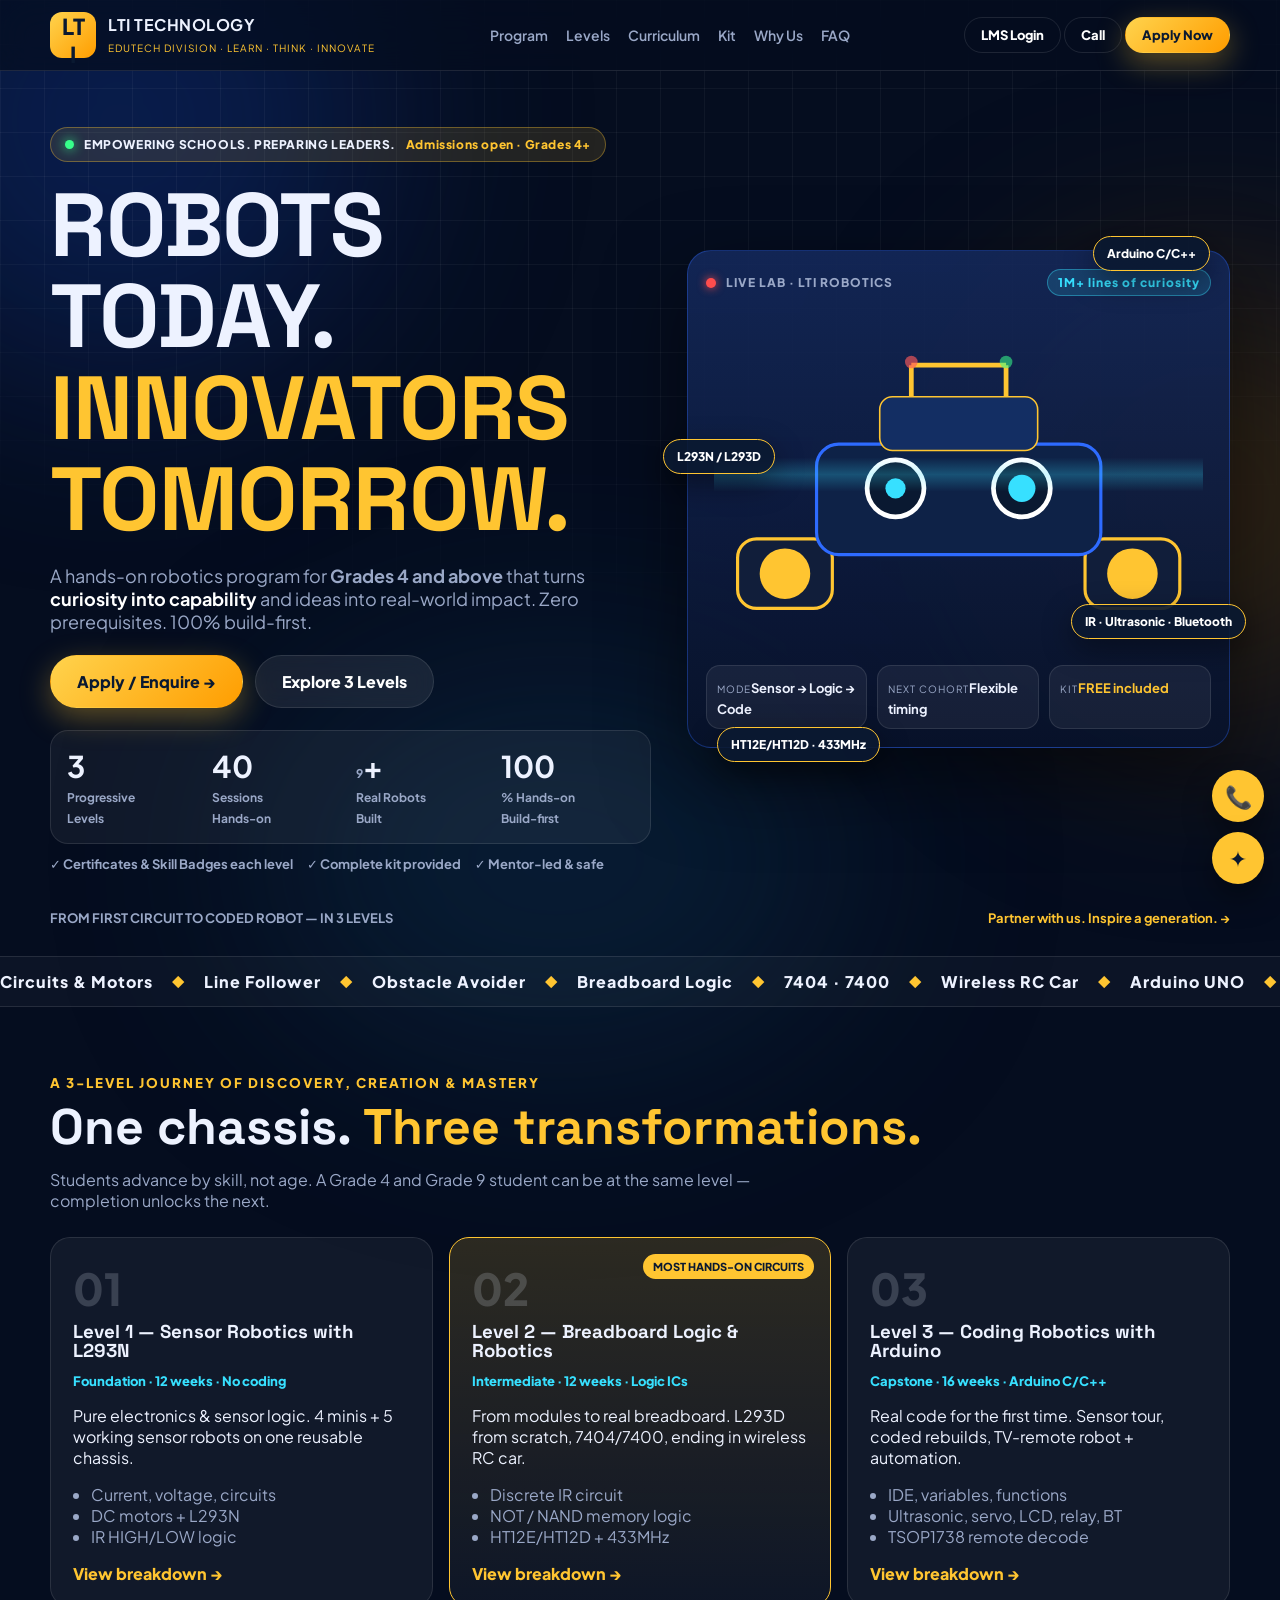
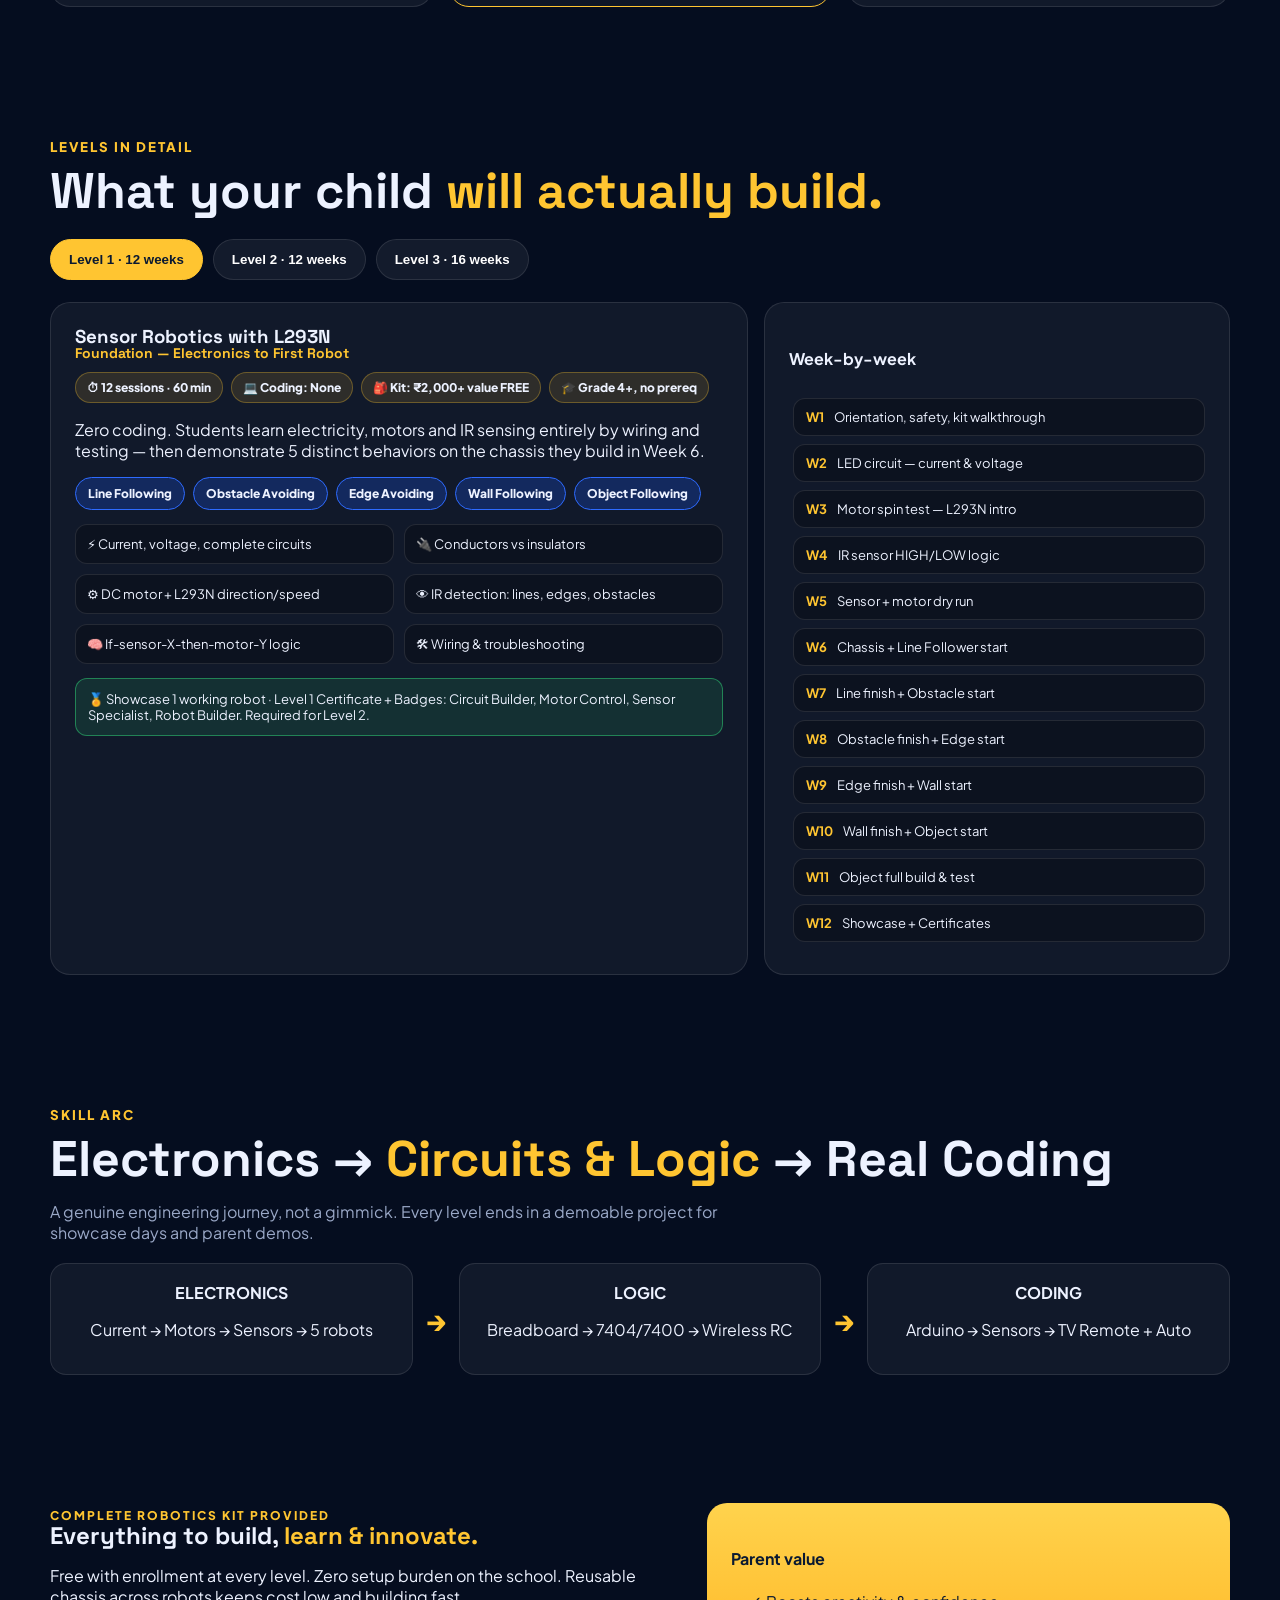
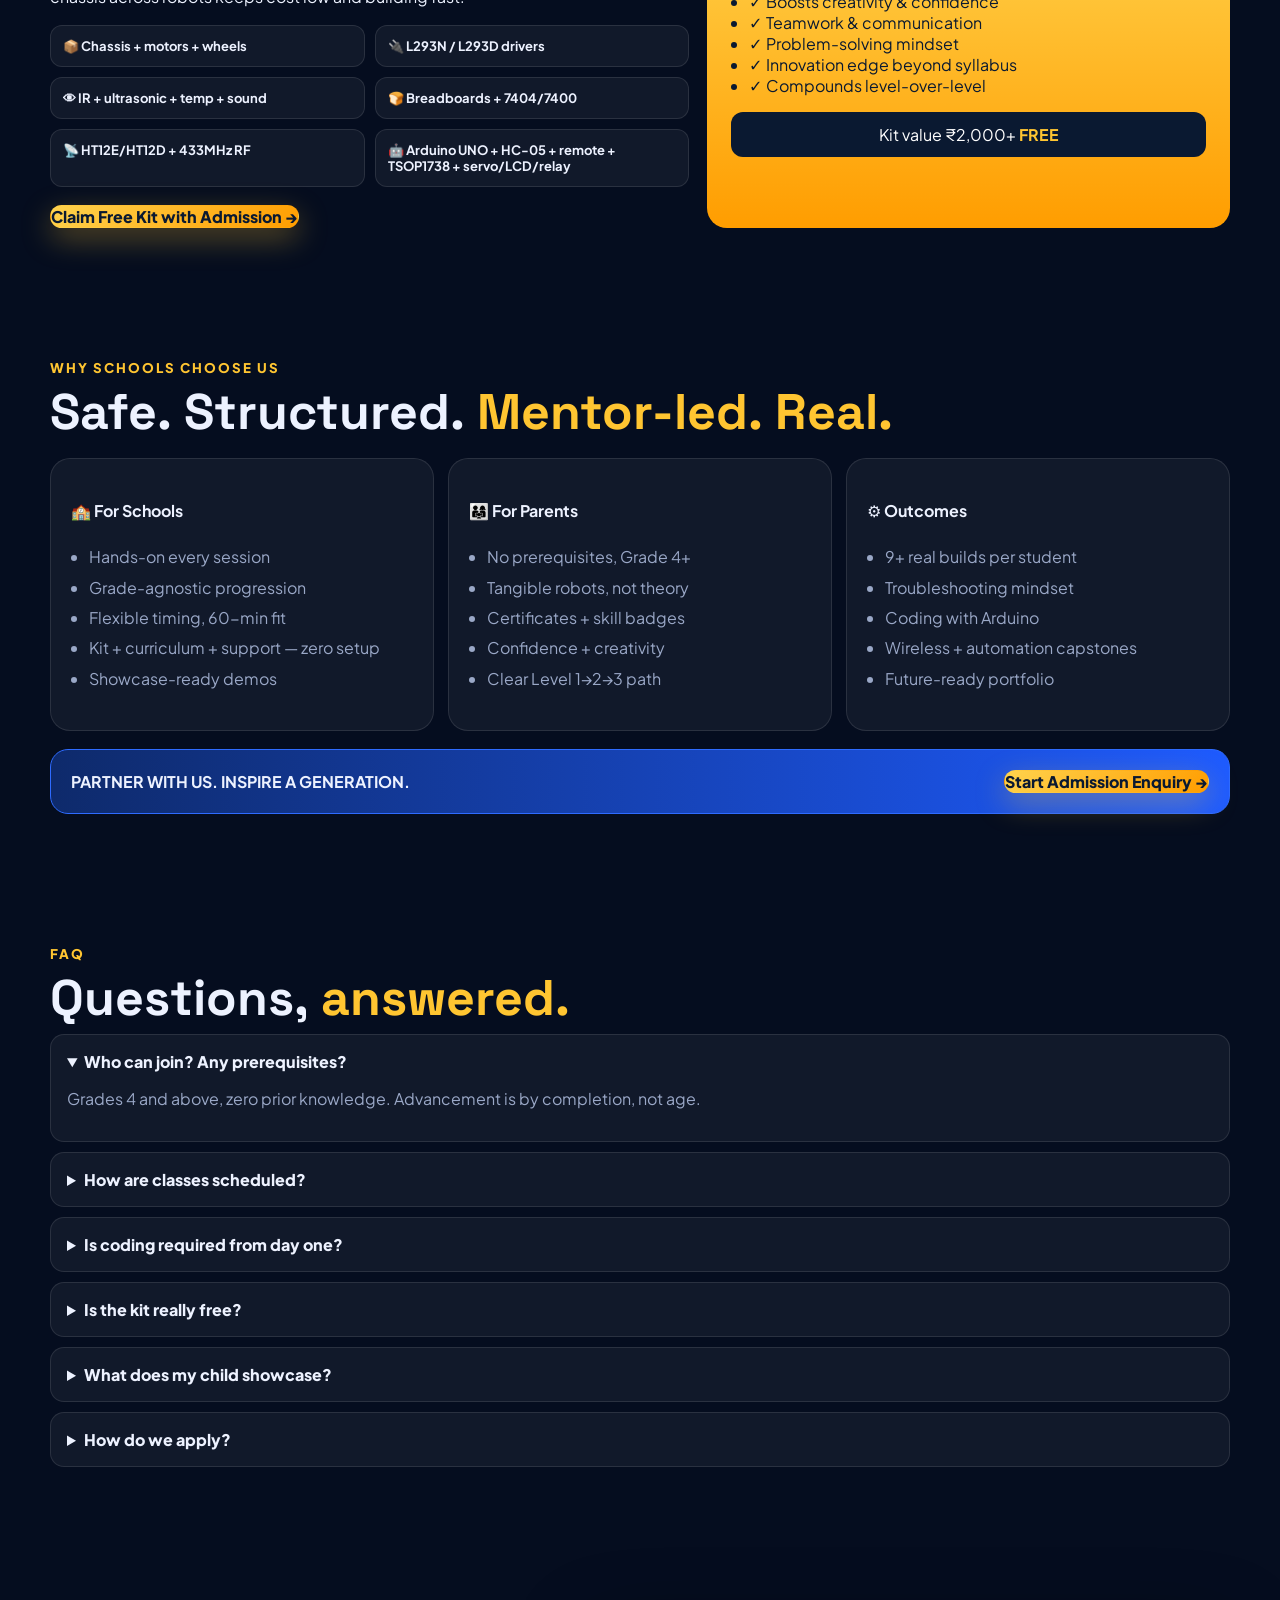
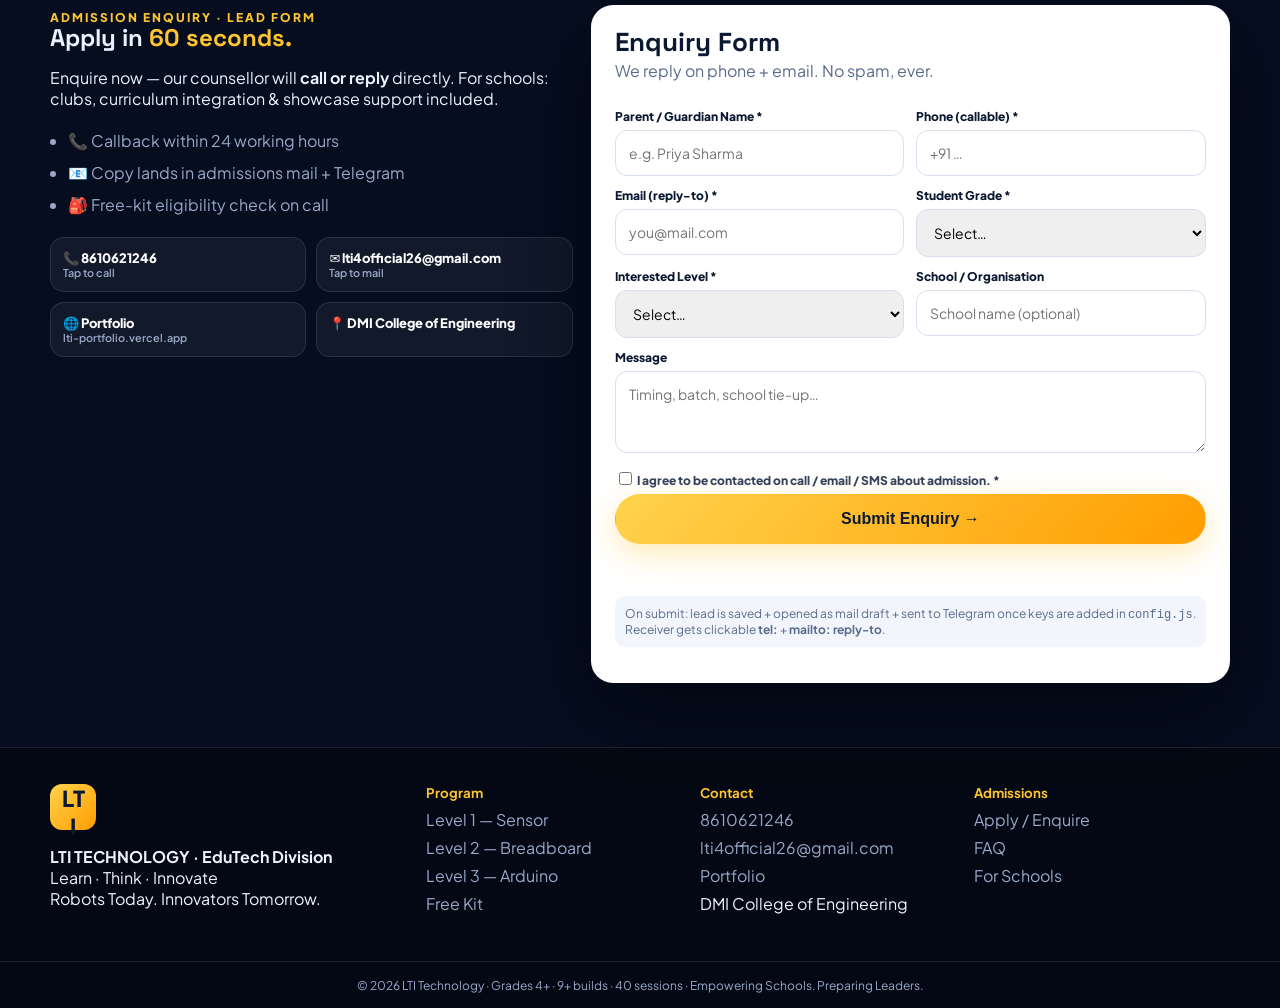
<file: lms/frontend/index.html>
<!DOCTYPE html>
<html lang="en">
<head>
<meta charset="UTF-8" />
<meta name="viewport" content="width=device-width, initial-scale=1.0" />
<title>LTI Technology — Robotics Program | Robots Today. Innovators Tomorrow.</title>
<meta name="description" content="Hands-on robotics program for Grades 4+. 3 levels, 40 sessions, 9+ real robots. Electronics → Circuits & Logic → Arduino Coding. Free kit, certificates at every level." />
<link rel="preconnect" href="https://fonts.googleapis.com">
<link rel="preconnect" href="https://fonts.gstatic.com" crossorigin>
<link href="https://fonts.googleapis.com/css2?family=Plus+Jakarta+Sans:wght@400;500;600;700;800&family=Space+Grotesk:wght@500;600;700&display=swap" rel="stylesheet">
<link rel="stylesheet" href="styles.css" />
<link rel="icon" href="data:image/svg+xml,<svg xmlns='http://www.w3.org/2000/svg' viewBox='0 0 100 100'><rect width='100' height='100' rx='20' fill='%230A1931'/><text x='50' y='68' font-size='52' text-anchor='middle' fill='%23FFC531' font-family='Arial' font-weight='bold'>LT</text></svg>">
</head>
<body>
<div id="preloader"><div class="pre-inner"><div class="pre-logo">LT<span>I</span></div><div class="pre-bar"><i></i></div><p>Initializing robotics lab…</p></div></div>
<div class="orb orb-1"></div><div class="orb orb-2"></div><div class="orb orb-3"></div>
<div class="grid-bg"></div>

<header id="nav">
  <div class="nav-inner">
    <a href="#top" class="brand">
      <div class="brand-mark">LT<span>I</span></div>
      <div class="brand-text"><strong>LTI TECHNOLOGY</strong><small>EDUTECH DIVISION · LEARN · THINK · INNOVATE</small></div>
    </a>
    <nav class="links">
      <a href="#journey">Program</a>
      <a href="#levels">Levels</a>
      <a href="#curriculum">Curriculum</a>
      <a href="#kit">Kit</a>
      <a href="#why">Why Us</a>
      <a href="#faq">FAQ</a>
    </nav>
    <div class="nav-cta">
      <a class="btn ghost sm" href="auth.html">LMS Login</a>
      <a class="btn ghost sm" href="tel:+918610621246">Call</a>
      <a class="btn gold sm" href="#apply">Apply Now</a>
      <button id="menuBtn" aria-label="Open menu" aria-expanded="false" aria-controls="mobileMenu"><span></span><span></span><span></span></button>
    </div>
  </div>
  <div id="mobileMenu">
    <a href="#journey">Program</a><a href="#levels">Levels</a><a href="#curriculum">Curriculum</a>
    <a href="#kit">Kit</a><a href="#why">Why Us</a><a href="#faq">FAQ</a><a href="auth.html" class="btn glass">LMS Login</a><a href="#apply" class="btn gold">Apply Now</a>
  </div>
</header>

<main id="top">
<!-- HERO -->
<section class="hero">
  <div class="hero-inner">
    <div class="hero-copy">
      <div class="pill"><span class="dot"></span> EMPOWERING SCHOOLS. PREPARING LEADERS. <em>Admissions open · Grades 4+</em></div>
      <h1>ROBOTS<br>TODAY.<br><span class="gold-text">INNOVATORS<br>TOMORROW.</span></h1>
      <p class="lede">A hands-on robotics program for <strong>Grades 4 and above</strong> that turns <b>curiosity into capability</b> and ideas into real-world impact. Zero prerequisites. 100% build-first.</p>
      <div class="hero-btns">
        <a href="#apply" class="btn gold lg magnetic">Apply / Enquire →</a>
        <a href="#levels" class="btn glass lg magnetic">Explore 3 Levels</a>
      </div>
      <div class="stats">
        <div class="stat"><strong data-count="3">0</strong><span>Progressive<br>Levels</span></div>
        <div class="stat"><strong data-count="40">0</strong><span>Sessions<br>Hands-on</span></div>
        <div class="stat"><strong><span data-count="9">0</span>+</strong><span>Real Robots<br>Built</span></div>
        <div class="stat"><strong data-count="100">0</strong><span>% Hands-on<br>Build-first</span></div>
      </div>
      <div class="trust"><span>✓ Certificates & Skill Badges each level</span><span>✓ Complete kit provided</span><span>✓ Mentor-led & safe</span></div>
    </div>
    <div class="hero-visual">
      <div class="robot-stage tilt">
        <div class="robot-card">
          <div class="rc-top"><span class="live"></span> LIVE LAB · LTI ROBOTICS <span class="chip-mini">1M+ lines of curiosity</span></div>
          <div class="robot-svg-wrap">
            <svg viewBox="0 0 320 220" class="robot-svg" aria-hidden="true">
              <rect x="20" y="150" width="60" height="44" rx="12" fill="#111E3A" stroke="#FFC531" stroke-width="2"/>
              <rect x="240" y="150" width="60" height="44" rx="12" fill="#111E3A" stroke="#FFC531" stroke-width="2"/>
              <circle cx="50" cy="172" r="16" fill="#FFC531"/><circle cx="270" cy="172" r="16" fill="#FFC531"/>
              <rect x="70" y="90" width="180" height="70" rx="14" fill="#0E2247" stroke="#2E6BFF" stroke-width="2"/>
              <circle cx="120" cy="118" r="18" fill="#0A1931" stroke="#fff" stroke-width="3"/><circle cx="200" cy="118" r="18" fill="#0A1931" stroke="#fff" stroke-width="3"/>
              <circle cx="120" cy="118" r="6" fill="#37E0FF"><animate attributeName="r" values="6;9;6" dur="2s" repeatCount="indefinite"/></circle>
              <circle cx="200" cy="118" r="6" fill="#37E0FF"><animate attributeName="r" values="9;6;9" dur="2s" repeatCount="indefinite"/></circle>
              <rect x="110" y="60" width="100" height="34" rx="8" fill="#132E63" stroke="#FFC531"/>
              <path d="M130 60 V40 M190 60 V40 M130 40 H190" stroke="#FFC531" stroke-width="3" fill="none"/>
              <circle cx="130" cy="38" r="4" fill="#FF5A5A"><animate attributeName="opacity" values="1;.2;1" dur="1.2s" repeatCount="indefinite"/></circle>
              <circle cx="190" cy="38" r="4" fill="#37FF8B"><animate attributeName="opacity" values=".2;1;.2" dur="1.2s" repeatCount="indefinite"/></circle>
            </svg>
            <div class="scan"></div>
          </div>
          <div class="rc-grid">
            <div><small>MODE</small><strong>Sensor → Logic → Code</strong></div>
            <div><small>NEXT COHORT</small><strong>Flexible timing</strong></div>
            <div><small>KIT</small><strong class="gold-text">FREE included</strong></div>
          </div>
        </div>
        <div class="float-chip fc1">Arduino C/C++</div>
        <div class="float-chip fc2">L293N / L293D</div>
        <div class="float-chip fc3">IR · Ultrasonic · Bluetooth</div>
        <div class="float-chip fc4">HT12E/HT12D · 433MHz</div>
      </div>
    </div>
  </div>
  <div class="hero-foot">
    <span>FROM FIRST CIRCUIT TO CODED ROBOT — IN 3 LEVELS</span>
    <a href="#apply">Partner with us. Inspire a generation. →</a>
  </div>
</section>

<div class="marquee"><div class="marquee-track">
<span>Circuits & Motors</span><i>◆</i><span>Line Follower</span><i>◆</i><span>Obstacle Avoider</span><i>◆</i><span>Breadboard Logic</span><i>◆</i><span>7404 · 7400</span><i>◆</i><span>Wireless RC Car</span><i>◆</i><span>Arduino UNO</span><i>◆</i><span>Bluetooth HC-05</span><i>◆</i><span>TV Remote Control</span><i>◆</i><span>Automation System</span><i>◆</i>
<span>Circuits & Motors</span><i>◆</i><span>Line Follower</span><i>◆</i><span>Obstacle Avoider</span><i>◆</i><span>Breadboard Logic</span><i>◆</i><span>7404 · 7400</span><i>◆</i><span>Wireless RC Car</span><i>◆</i><span>Arduino UNO</span><i>◆</i><span>Bluetooth HC-05</span><i>◆</i><span>TV Remote Control</span><i>◆</i><span>Automation System</span><i>◆</i>
</div></div>

<!-- JOURNEY -->
<section id="journey" class="section reveal">
  <div class="sec-head"><small>A 3-LEVEL JOURNEY OF DISCOVERY, CREATION & MASTERY</small>
  <h2>One chassis. <span class="gold-text">Three transformations.</span></h2>
  <p>Students advance by skill, not age. A Grade 4 and Grade 9 student can be at the same level — completion unlocks the next.</p></div>
  <div class="journey-grid">
    <div class="j-card"><div class="j-num">01</div><h3>Level 1 — Sensor Robotics with L293N</h3><p class="tag">Foundation · 12 weeks · No coding</p><p>Pure electronics & sensor logic. 4 minis + 5 working sensor robots on one reusable chassis.</p><ul><li>Current, voltage, circuits</li><li>DC motors + L293N</li><li>IR HIGH/LOW logic</li></ul><a href="#lvl1">View breakdown →</a></div>
    <div class="j-card hot"><div class="j-num">02</div><div class="hot-badge">MOST HANDS-ON CIRCUITS</div><h3>Level 2 — Breadboard Logic & Robotics</h3><p class="tag">Intermediate · 12 weeks · Logic ICs</p><p>From modules to real breadboard. L293D from scratch, 7404/7400, ending in wireless RC car.</p><ul><li>Discrete IR circuit</li><li>NOT / NAND memory logic</li><li>HT12E/HT12D + 433MHz</li></ul><a href="#lvl2">View breakdown →</a></div>
    <div class="j-card"><div class="j-num">03</div><h3>Level 3 — Coding Robotics with Arduino</h3><p class="tag">Capstone · 16 weeks · Arduino C/C++</p><p>Real code for the first time. Sensor tour, coded rebuilds, TV-remote robot + automation.</p><ul><li>IDE, variables, functions</li><li>Ultrasonic, servo, LCD, relay, BT</li><li>TSOP1738 remote decode</li></ul><a href="#lvl3">View breakdown →</a></div>
  </div>
</section>

<!-- LEVELS -->
<section id="levels" class="section">
  <div class="sec-head reveal"><small>LEVELS IN DETAIL</small><h2>What your child <span class="gold-text">will actually build.</span></h2></div>
  <div class="tabs reveal" role="tablist" aria-label="Program levels">
    <button class="tab active" role="tab" aria-selected="true" aria-controls="lvl1" id="tab-lvl1" data-tab="lvl1">Level 1 · 12 weeks</button>
    <button class="tab" role="tab" aria-selected="false" aria-controls="lvl2" id="tab-lvl2" data-tab="lvl2">Level 2 · 12 weeks</button>
    <button class="tab" role="tab" aria-selected="false" aria-controls="lvl3" id="tab-lvl3" data-tab="lvl3">Level 3 · 16 weeks</button>
  </div>

  <div id="lvl1" class="tab-panel active" role="tabpanel" tabindex="0" aria-labelledby="tab-lvl1">
    <div class="lvl-grid">
      <div class="lvl-main">
        <h3>Sensor Robotics with L293N <span>Foundation — Electronics to First Robot</span></h3>
        <div class="meta-row"><span>⏱ 12 sessions · 60 min</span><span>💻 Coding: None</span><span>🎒 Kit: ₹2,000+ value FREE</span><span>🎓 Grade 4+, no prereq</span></div>
        <p>Zero coding. Students learn electricity, motors and IR sensing entirely by wiring and testing — then demonstrate 5 distinct behaviors on the chassis they build in Week 6.</p>
        <div class="builds"><span>Line Following</span><span>Obstacle Avoiding</span><span>Edge Avoiding</span><span>Wall Following</span><span>Object Following</span></div>
        <div class="learn-grid">
          <div>⚡ Current, voltage, complete circuits</div><div>🔌 Conductors vs insulators</div>
          <div>⚙️ DC motor + L293N direction/speed</div><div>👁 IR detection: lines, edges, obstacles</div>
          <div>🧠 If-sensor-X-then-motor-Y logic</div><div>🛠 Wiring & troubleshooting</div>
        </div>
        <div class="outcome">🏅 Showcase 1 working robot · Level 1 Certificate + Badges: Circuit Builder, Motor Control, Sensor Specialist, Robot Builder. Required for Level 2.</div>
      </div>
      <div class="lvl-table"><h4>Week-by-week</h4><ol>
        <li><b>W1</b> Orientation, safety, kit walkthrough</li><li><b>W2</b> LED circuit — current & voltage</li>
        <li><b>W3</b> Motor spin test — L293N intro</li><li><b>W4</b> IR sensor HIGH/LOW logic</li>
        <li><b>W5</b> Sensor + motor dry run</li><li><b>W6</b> Chassis + Line Follower start</li>
        <li><b>W7</b> Line finish + Obstacle start</li><li><b>W8</b> Obstacle finish + Edge start</li>
        <li><b>W9</b> Edge finish + Wall start</li><li><b>W10</b> Wall finish + Object start</li>
        <li><b>W11</b> Object full build & test</li><li><b>W12</b> Showcase + Certificates</li></ol></div>
    </div>
  </div>

  <div id="lvl2" class="tab-panel" role="tabpanel" tabindex="0" aria-labelledby="tab-lvl2">
    <div class="lvl-grid">
      <div class="lvl-main">
        <h3>Breadboard Logic & Robotics <span>Real Circuits. Real Logic. Real Innovators.</span></h3>
        <div class="meta-row"><span>⏱ 12 sessions · 60 min</span><span>💻 Coding: None (Logic ICs)</span><span>🎒 Breadboard + L293D + 7404/7400 + RF</span><span>🎓 Level 1 complete</span></div>
        <p>Graduate from modules to discrete components. Rebuild all 5 robots on breadboard, add NOT/NAND intelligence, finish with a fully wireless car.</p>
        <div class="builds"><span>IR from scratch</span><span>5× Breadboard rebuilds</span><span>7404 bidirectional</span><span>Robo Shuttler (7400)</span><span>Wireless RC Car</span></div>
        <div class="learn-grid">
          <div>🍞 Breadboard circuit building</div><div>🔧 L293D wired from scratch</div>
          <div>🚫 IC 7404 NOT — reverse logic</div><div>🧩 IC 7400 NAND — latch/memory</div>
          <div>📡 HT12E/HT12D + 433MHz RF</div><div>🔍 Real-circuit debugging</div>
        </div>
        <div class="outcome">🏅 Showcase wireless RC car · Level 2 Certificate + Badges: Logic Builder, Circuit Designer, Problem Solver, Wireless Innovator. Required for Level 3.</div>
      </div>
      <div class="lvl-table"><h4>Week-by-week</h4><ol>
        <li><b>W1</b> Discrete IR sensor from scratch</li><li><b>W2</b> Breadboard basics + L293D + chassis</li>
        <li><b>W3</b> Line Follower (breadboard)</li><li><b>W4</b> Obstacle Avoiding</li>
        <li><b>W5</b> Edge Avoiding</li><li><b>W6</b> Wall Following</li>
        <li><b>W7</b> Object Following</li><li><b>W8</b> 7404 bidirectional upgrade</li>
        <li><b>W9</b> Robo Shuttler — 2×7400 latch</li><li><b>W10</b> RC Car TX: HT12E + 433MHz</li>
        <li><b>W11</b> RC Car RX: HT12D + integration</li><li><b>W12</b> Showcase + Certificates</li></ol></div>
    </div>
  </div>

  <div id="lvl3" class="tab-panel" role="tabpanel" tabindex="0" aria-labelledby="tab-lvl3">
    <div class="lvl-grid">
      <div class="lvl-main">
        <h3>Coding Robotics with Arduino <span>Code. Innovate. Automate.</span></h3>
        <div class="meta-row"><span>⏱ 16 sessions · 60 min</span><span>💻 Real Arduino C/C++</span><span>🎒 Arduino + sensors + BT + remote</span><span>🎓 Level 2 complete</span></div>
        <p>The capstone. First real programs, 5+ sensor/device tour, coded rebuilds, then a TV-remote robot and line-following automation system.</p>
        <div class="builds"><span>Line (coded)</span><span>Obstacle (coded)</span><span>TV Remote Robot</span><span>Bluetooth Robot</span><span>Automation System</span></div>
        <div class="learn-grid">
          <div>💻 IDE, setup/loop, variables, functions</div><div>🎛 Digital/analog + Serial debug</div>
          <div>📏 Ultrasonic, IR, temp, sound</div><div>🔊 Buzzer, servo, LCD, relay, HC-05</div>
          <div>🚗 Coded L293D motor functions</div><div>📺 TSOP1738 remote decode</div>
        </div>
        <div class="outcome">🏅 Showcase coded TV-remote robot · Level 3 Certificate + Badges: Arduino Coder, Automation Specialist, Problem Solver, Innovator. Full program complete.</div>
      </div>
      <div class="lvl-table"><h4>Week-by-week</h4><ol>
        <li><b>W1</b> IDE setup + Blink</li><li><b>W2</b> Variables, digitalWrite, LEDs</li>
        <li><b>W3</b> Pushbutton + conditionals</li><li><b>W4</b> Analog + Serial Monitor</li>
        <li><b>W5</b> Ultrasonic HC-SR04</li><li><b>W6</b> IR with Arduino</li>
        <li><b>W7</b> Temp threshold logic</li><li><b>W8</b> Sound, buzzer, servo</li>
        <li><b>W9</b> LCD, relay, HC-05</li><li><b>W10</b> Coded motor functions</li>
        <li><b>W11</b> Line rebuild (coded)</li><li><b>W12</b> Obstacle rebuild (coded)</li>
        <li><b>W13</b> TV remote decode</li><li><b>W14</b> TV robot wiring + test</li>
        <li><b>W15</b> Buffer / troubleshooting</li><li><b>W16</b> Showcase + Certificates</li></ol></div>
    </div>
  </div>
</section>

<!-- CURRICULUM STRIP -->
<section id="curriculum" class="section reveal">
  <div class="sec-head"><small>SKILL ARC</small><h2>Electronics → <span class="gold-text">Circuits & Logic</span> → Real Coding</h2>
  <p>A genuine engineering journey, not a gimmick. Every level ends in a demoable project for showcase days and parent demos.</p></div>
  <div class="arc">
    <div class="arc-step"><strong>ELECTRONICS</strong><p>Current → Motors → Sensors → 5 robots</p></div><div class="arc-arrow">→</div>
    <div class="arc-step"><strong>LOGIC</strong><p>Breadboard → 7404/7400 → Wireless RC</p></div><div class="arc-arrow">→</div>
    <div class="arc-step"><strong>CODING</strong><p>Arduino → Sensors → TV Remote + Auto</p></div>
  </div>
</section>

<!-- KIT -->
<section id="kit" class="section reveal">
  <div class="kit-grid">
    <div><small class="kicker">COMPLETE ROBOTICS KIT PROVIDED</small>
      <h2>Everything to build, <span class="gold-text">learn & innovate.</span></h2>
      <p>Free with enrollment at every level. Zero setup burden on the school. Reusable chassis across robots keeps cost low and building fast.</p>
      <div class="kit-list">
        <div>📦 Chassis + motors + wheels</div><div>🔌 L293N / L293D drivers</div>
        <div>👁 IR + ultrasonic + temp + sound</div><div>🍞 Breadboards + 7404/7400</div>
        <div>📡 HT12E/HT12D + 433MHz RF</div><div>🤖 Arduino UNO + HC-05 + remote + TSOP1738 + servo/LCD/relay</div>
      </div>
      <a href="#apply" class="btn gold">Claim Free Kit with Admission →</a>
    </div>
    <div class="kit-card tilt"><h4>Parent value</h4><ul>
      <li>✓ Boosts creativity & confidence</li><li>✓ Teamwork & communication</li>
      <li>✓ Problem-solving mindset</li><li>✓ Innovation edge beyond syllabus</li>
      <li>✓ Compounds level-over-level</li></ul>
      <div class="price">Kit value ₹2,000+ <b>FREE</b></div>
    </div>
  </div>
</section>

<!-- WHY -->
<section id="why" class="section reveal">
  <div class="sec-head"><small>WHY SCHOOLS CHOOSE US</small><h2>Safe. Structured. <span class="gold-text">Mentor-led. Real.</span></h2></div>
  <div class="why-grid">
    <div class="why-card"><h4>🏫 For Schools</h4><ul><li>Hands-on every session</li><li>Grade-agnostic progression</li><li>Flexible timing, 60-min fit</li><li>Kit + curriculum + support — zero setup</li><li>Showcase-ready demos</li></ul></div>
    <div class="why-card"><h4>👨‍👩‍👧 For Parents</h4><ul><li>No prerequisites, Grade 4+</li><li>Tangible robots, not theory</li><li>Certificates + skill badges</li><li>Confidence + creativity</li><li>Clear Level 1→2→3 path</li></ul></div>
    <div class="why-card"><h4>⚙️ Outcomes</h4><ul><li>9+ real builds per student</li><li>Troubleshooting mindset</li><li>Coding with Arduino</li><li>Wireless + automation capstones</li><li>Future-ready portfolio</li></ul></div>
  </div>
  <div class="cta-band"><strong>PARTNER WITH US. INSPIRE A GENERATION.</strong><a href="#apply" class="btn gold">Start Admission Enquiry →</a></div>
</section>

<!-- FAQ -->
<section id="faq" class="section reveal">
  <div class="sec-head"><small>FAQ</small><h2>Questions, <span class="gold-text">answered.</span></h2></div>
  <div class="faq">
    <details open><summary>Who can join? Any prerequisites?</summary><p>Grades 4 and above, zero prior knowledge. Advancement is by completion, not age.</p></details>
    <details><summary>How are classes scheduled?</summary><p>1 session/week, 60 minutes. Level 1: 12 weeks, Level 2: 12 weeks, Level 3: 16 weeks. Flexible to school timetable.</p></details>
    <details><summary>Is coding required from day one?</summary><p>No. Levels 1–2 are no-coding (electronics + logic ICs). Real Arduino C/C++ starts in Level 3.</p></details>
    <details><summary>Is the kit really free?</summary><p>Yes — complete kit provided free with enrollment at each level (Level 1 kit ₹2,000+ value).</p></details>
    <details><summary>What does my child showcase?</summary><p>Level 1: sensor robot, Level 2: wireless RC car, Level 3: TV-remote coded robot + automation — plus certificates & badges each level.</p></details>
    <details><summary>How do we apply?</summary><p>Fill the enquiry below. Our team calls/emails back. Your details go to our admissions inbox + Telegram instantly.</p></details>
  </div>
</section>

<!-- APPLY -->
<section id="apply" class="section reveal">
  <div class="apply-grid">
    <div class="apply-copy">
      <small class="kicker">ADMISSION ENQUIRY · LEAD FORM</small>
      <h2>Apply in <span class="gold-text">60 seconds.</span></h2>
      <p>Enquire now — our counsellor will <b>call or reply</b> directly. For schools: clubs, curriculum integration & showcase support included.</p>
      <ul class="apply-points"><li>📞 Callback within 24 working hours</li><li>📧 Copy lands in admissions mail + Telegram</li><li>🎒 Free-kit eligibility check on call</li></ul>
      <div class="contact-cards">
        <a href="tel:+918610621246">📞 8610621246<small>Tap to call</small></a>
        <a href="mailto:lti4official26@gmail.com">✉️ lti4official26@gmail.com<small>Tap to mail</small></a>
        <a href="https://lti-portfolio.vercel.app" target="_blank" rel="noopener">🌐 Portfolio<small>lti-portfolio.vercel.app</small></a>
        <span>📍 DMI College of Engineering</span>
      </div>
    </div>
    <form id="leadForm" class="lead-card" novalidate>
      <h3>Enquiry Form</h3><p class="form-sub">We reply on phone + email. No spam, ever.</p>
      <div class="frow"><div><label for="f-name">Parent / Guardian Name *</label><input id="f-name" name="name" required placeholder="e.g. Priya Sharma" autocomplete="name"></div>
      <div><label for="f-phone">Phone (callable) *</label><input id="f-phone" name="phone" required inputmode="tel" placeholder="+91 …" autocomplete="tel"></div></div>
      <div class="frow"><div><label for="f-email">Email (reply-to) *</label><input id="f-email" name="email" type="email" required placeholder="you@mail.com" autocomplete="email"></div>
      <div><label for="f-grade">Student Grade *</label><select id="f-grade" name="grade" required><option value="">Select…</option><option>Grade 4</option><option>Grade 5</option><option>Grade 6</option><option>Grade 7</option><option>Grade 8</option><option>Grade 9</option><option>Grade 10+</option></select></div></div>
      <div class="frow"><div><label for="f-level">Interested Level *</label><select id="f-level" name="level" required><option value="">Select…</option><option>Level 1 — Sensor Robotics (L293N)</option><option>Level 2 — Breadboard Logic</option><option>Level 3 — Coding with Arduino</option><option>Not sure — need counselling</option></select></div>
      <div><label for="f-school">School / Organisation</label><input id="f-school" name="school" placeholder="School name (optional)"></div></div>
      <div><label for="f-msg">Message</label><textarea id="f-msg" name="message" rows="3" placeholder="Timing, batch, school tie-up…"></textarea></div>
      <label class="consent" for="f-consent"><input id="f-consent" type="checkbox" required> I agree to be contacted on call / email / SMS about admission. *</label>
      <button class="btn gold lg full" type="submit" id="submitBtn">Submit Enquiry →</button>
      <p id="formStatus" class="form-status" role="status" aria-live="polite"></p>
      <p class="form-note">On submit: lead is saved + opened as mail draft + sent to Telegram once keys are added in <code>config.js</code>. Receiver gets clickable <b>tel:</b> + <b>mailto: reply-to</b>.</p>
      <div id="leadPreview" class="lead-preview hidden"></div>
    </form>
  </div>
</section>
</main>

<footer>
  <div class="foot-inner">
    <div><div class="brand-mark">LT<span>I</span></div><p><strong>LTI TECHNOLOGY · EduTech Division</strong><br>Learn · Think · Innovate<br>Robots Today. Innovators Tomorrow.</p></div>
    <div><h5>Program</h5><a href="#lvl1">Level 1 — Sensor</a><a href="#lvl2">Level 2 — Breadboard</a><a href="#lvl3">Level 3 — Arduino</a><a href="#kit">Free Kit</a></div>
    <div><h5>Contact</h5><a href="tel:+918610621246">8610621246</a><a href="mailto:lti4official26@gmail.com">lti4official26@gmail.com</a><a href="https://lti-portfolio.vercel.app" target="_blank" rel="noopener">Portfolio</a><span>DMI College of Engineering</span></div>
    <div><h5>Admissions</h5><a href="#apply">Apply / Enquire</a><a href="#faq">FAQ</a><a href="#why">For Schools</a></div>
  </div>
  <div class="foot-base">© 2026 LTI Technology · Grades 4+ · 9+ builds · 40 sessions · Empowering Schools. Preparing Leaders.</div>
</footer>

<div class="fab"><a href="tel:+918610621246" aria-label="Call admissions 8610621246">📞</a><a href="#apply" aria-label="Apply now">✦</a></div>
<div id="toast" role="status" aria-live="polite"></div>
<noscript><style>#preloader{display:none!important}.reveal{opacity:1!important;transform:none!important}</style></noscript>

<script src="config.js"></script>
<script src="app.js"></script>
</body>
</html>
</file>
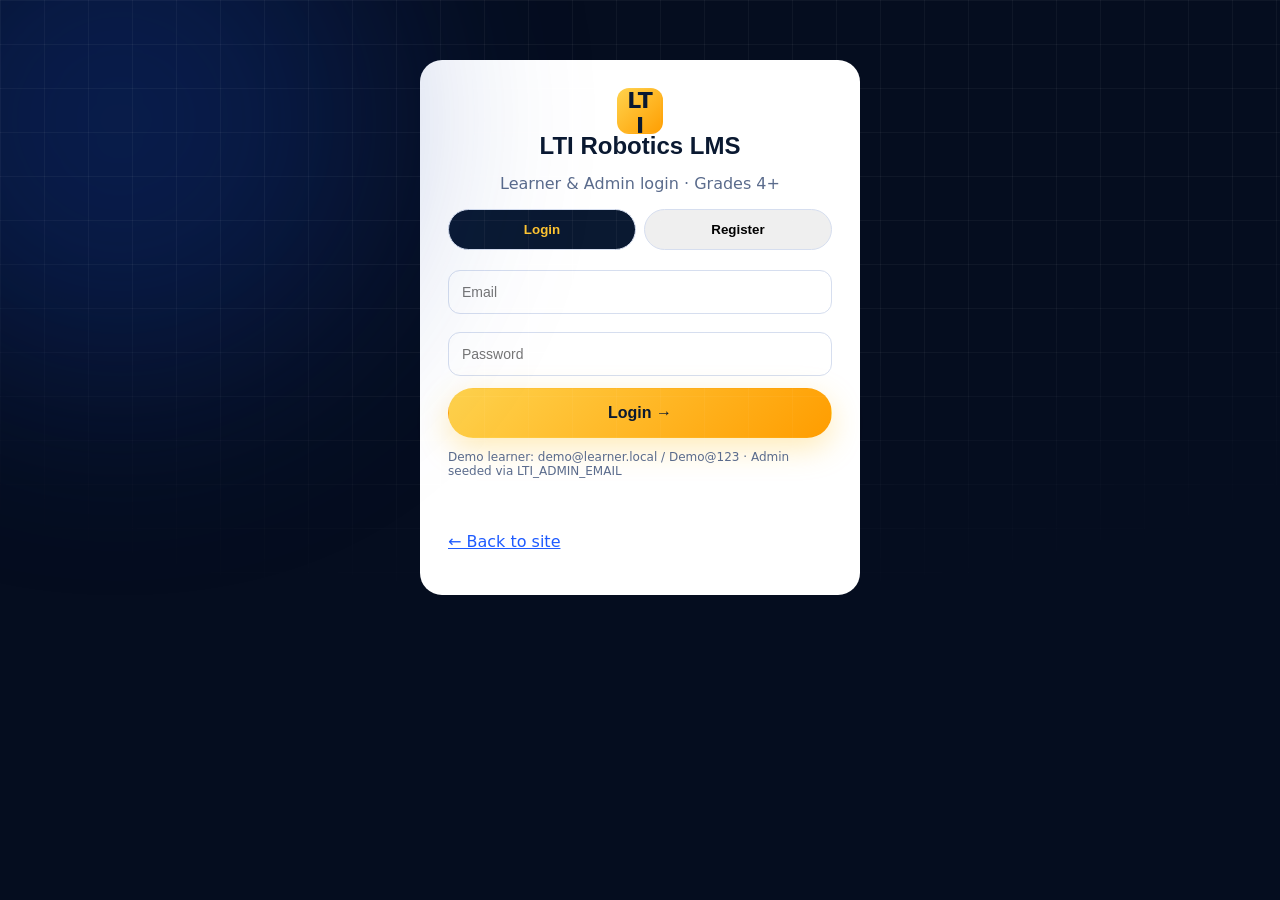
<file: lms/frontend/admin.html>
<!DOCTYPE html><html lang="en"><head><meta charset="UTF-8"><meta name="viewport" content="width=device-width,initial-scale=1">
<title>Admin — LTI LMS</title><link rel="stylesheet" href="styles.css"><style>
.wrap{max-width:1200px;margin:auto;padding:26px 20px}.grid{display:grid;grid-template-columns:repeat(5,1fr);gap:12px}
.kpi{background:rgba(255,255,255,.06);border:1px solid rgba(255,255,255,.12);border-radius:16px;padding:16px;text-align:center}
.kpi b{font-size:28px;display:block;color:#FFC531}table{width:100%;border-collapse:collapse;font-size:13px}
th,td{border-bottom:1px solid rgba(255,255,255,.1);padding:9px;text-align:left;vertical-align:top}
.panel{background:rgba(255,255,255,.05);border:1px solid rgba(255,255,255,.12);border-radius:18px;padding:18px;margin-top:16px}
input,select,textarea{width:100%;padding:10px;border-radius:10px;border:1px solid #33415e;background:#0A1931;color:#fff;margin:5px 0}
.row{display:grid;grid-template-columns:1fr 1fr;gap:10px}.btnrow{display:flex;gap:8px;flex-wrap:wrap}
@media(max-width:900px){.grid{grid-template-columns:1fr 1fr}.row{grid-template-columns:1fr}}
</style></head><body>
<div class="orb orb-1"></div><div class="grid-bg"></div>
<header id="nav"><div class="nav-inner"><a class="brand" href="index.html"><div class="brand-mark">LT<span>I</span></div><div class="brand-text"><strong>ADMIN</strong><small id="who">…</small></div></a>
<div class="nav-cta"><a class="btn ghost sm" href="dashboard.html">Learner view</a><button class="btn gold sm" onclick="LMS.logout()">Logout</button></div></div></header>
<div class="wrap">
<h1>Command Center</h1>
<div class="grid" id="kpi"></div>
<div class="panel"><h2>Leads — call / reply</h2><div id="leads">…</div></div>
<div class="panel"><h2>Enrollments</h2><div id="enr">…</div></div>
<div class="panel"><h2>Users</h2><div id="users">…</div></div>
<div class="panel"><h2>Announce</h2><div class="row"><input id="aT" placeholder="Title"><input id="aB" placeholder="Body"></div><button class="btn gold sm" onclick="announce()">Publish →</button></div>
</div>
<script src="config.js"></script>
<script src="lms.js"></script>
<script>
const esc=s=>String(s??'').replace(/[&<>"']/g,c=>({'&':'&amp;','<':'&lt;','>':'&gt;','"':'&quot;',"'":'&#39;'}[c]));
const u=LMS.guard('admin'); if(!u){document.body.innerHTML='<p style="padding:40px">Redirecting…</p>';throw new Error('redirect')} who.textContent=u.name;
async function load(){
 try{
 const s=await LMS.api('/api/admin/stats');
 kpi.innerHTML=[['Users',s.users],['Learners',s.learners],['Enrollments',s.enrollments],['Leads',s.leads],['New leads',s.new_leads]].map(x=>`<div class="kpi"><b>${x[1]}</b>${x[0]}</div>`).join('');
 const ls=await LMS.api('/api/admin/leads');
 leads.innerHTML=`<div class="tbl-wrap"><table><tr><th>ID</th><th>Lead</th><th>Contact (tap)</th><th>Grade/Level</th><th>Status</th></tr>${ls.map(l=>{const tel=String(l.phone||'').replace(/[^+\d]/g,'');return `<tr><td>${l.id}</td><td><b>${esc(l.name)}</b><br>${esc(l.school||'')}<br><small>${esc(l.message||'')}</small></td><td><a style="color:#FFC531" href="tel:${encodeURIComponent(tel)}">📞 ${esc(l.phone)}</a><br><a style="color:#37E0FF" href="mailto:${encodeURIComponent(l.email)}?subject=Re:%20LTI%20Robotics%20enquiry">✉️ ${esc(l.email)}</a></td><td>${esc(l.grade)}<br>${esc(l.level)}</td><td><select data-id="${l.id}" aria-label="Lead status">${['new','contacted','enrolled','closed'].map(st=>`<option value="${st}" ${st===l.status?'selected':''}>${st}</option>`).join('')}</select></td></tr>`}).join('')}</table></div>`;
 leads.querySelectorAll('select').forEach(sel=>sel.onchange=()=>setLead(sel.dataset.id,sel.value,sel));
 const es=await LMS.api('/api/admin/enrollments');
 enr.innerHTML=`<div class="tbl-wrap"><table><tr><th>ID</th><th>Learner</th><th>Course</th><th>Status</th></tr>${es.map(e=>`<tr><td>${e.id}</td><td>${esc(e.name)}<br><small>${esc(e.email)}</small></td><td>${esc(e.title)}</td><td>${esc(e.status)}</td></tr>`).join('')}</table></div>`;
 const us=await LMS.api('/api/admin/users');
 users.innerHTML=`<div class="tbl-wrap"><table><tr><th>ID</th><th>Name</th><th>Email</th><th>Role</th><th>Grade</th></tr>${us.map(x=>`<tr><td>${x.id}</td><td>${esc(x.name)}</td><td>${esc(x.email)}</td><td>${esc(x.role)}</td><td>${esc(x.grade)}</td></tr>`).join('')}</table></div>`;
 }catch(e){if(/401|403/.test(e.message)){LMS.logout()}else{leads.innerHTML='Load failed: '+esc(e.message)}}
}
async function setLead(id,st,el){try{await LMS.api(`/api/admin/leads/${id}`,{method:'POST',body:JSON.stringify({status:st})});load()}catch(e){alert(e.message);load()}}
async function announce(){const t=aT.value.trim(),b=aB.value.trim();if(!t){alert('Enter title');return}try{await LMS.api('/api/announcements',{method:'POST',body:JSON.stringify({title:t,body:b})});aT.value=aB.value='';alert('Published');load()}catch(e){alert(e.message)}}
load();
</script></body></html>
</file>
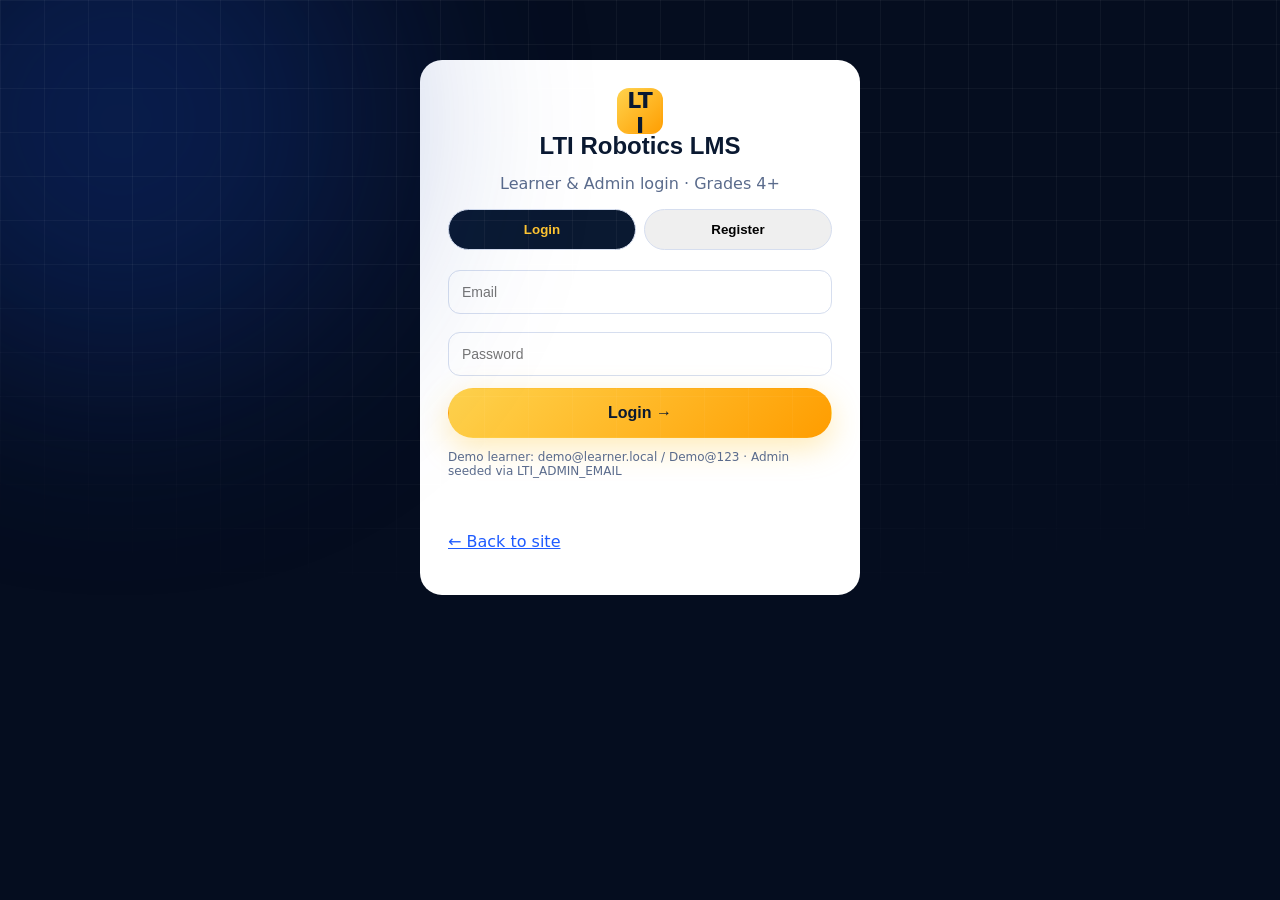
<file: lms/frontend/auth.html>
<!DOCTYPE html><html lang="en"><head><meta charset="UTF-8"><meta name="viewport" content="width=device-width,initial-scale=1">
<title>LTI LMS — Login / Register</title><link rel="stylesheet" href="styles.css"><style>
.auth-wrap{max-width:480px;margin:60px auto;padding:0 20px}.auth-card{background:#fff;color:#0A1931;border-radius:22px;padding:28px}
.auth-card input,.auth-card select{width:100%;padding:13px;border-radius:12px;border:1.5px solid #D6DEEF;margin:6px 0 12px;font-size:14px}
.auth-tabs{display:flex;gap:8px;margin-bottom:14px}.auth-tabs button{flex:1;padding:12px;border-radius:99px;border:1px solid #D6DEEF;font-weight:800;cursor:pointer}
.auth-tabs button.on{background:#0A1931;color:#FFC531}.msg{min-height:22px;font-weight:800}.msg.err{color:#B42318}.msg.ok{color:#0A7A3B}
.sr-only{position:absolute;width:1px;height:1px;overflow:hidden;clip:rect(0 0 0 0);white-space:nowrap}
</style></head><body>
<div class="orb orb-1"></div><div class="grid-bg"></div>
<div class="auth-wrap"><div class="auth-card">
<div style="text-align:center"><div class="brand-mark" style="margin:auto">LT<span>I</span></div><h2>LTI Robotics LMS</h2><p style="color:#5A6B8C">Learner & Admin login · Grades 4+</p></div>
<div class="auth-tabs" role="tablist"><button id="tLogin" type="button" role="tab" aria-selected="true" class="on">Login</button><button id="tReg" type="button" role="tab" aria-selected="false">Register</button></div>
<div id="fLogin"><label class="sr-only" for="liEmail">Email</label><input id="liEmail" type="email" autocomplete="email" placeholder="Email"><label class="sr-only" for="liPass">Password</label><input id="liPass" type="password" autocomplete="current-password" placeholder="Password">
<button class="btn gold lg full" type="button" id="bLogin" style="width:100%">Login →</button>
<p style="font-size:12px;color:#5A6B8C">Demo learner: demo@learner.local / Demo@123 · Admin seeded via LTI_ADMIN_EMAIL</p></div>
<div id="fReg" style="display:none"><label class="sr-only" for="rName">Full name</label><input id="rName" autocomplete="name" placeholder="Full name"><label class="sr-only" for="rEmail">Email</label><input id="rEmail" type="email" autocomplete="email" placeholder="Email">
<label class="sr-only" for="rPhone">Phone</label><input id="rPhone" type="tel" autocomplete="tel" placeholder="Phone"><label class="sr-only" for="rPass">Password</label><input id="rPass" type="password" autocomplete="new-password" placeholder="Password (min 6)">
<label class="sr-only" for="rGrade">Grade</label><input id="rGrade" placeholder="Grade e.g. Grade 6"><label class="sr-only" for="rSchool">School</label><input id="rSchool" placeholder="School">
<label class="sr-only" for="rCode">Admin code</label><input id="rCode" placeholder="Admin code (only for staff)">
<button class="btn gold lg full" type="button" id="bReg" style="width:100%">Create account →</button></div>
<p id="msg" class="msg" role="status" aria-live="polite"></p><p><a href="index.html" style="color:#1E5BFF">← Back to site</a></p>
</div></div>
<script src="config.js"></script>
<script src="lms.js"></script>
<script>
if(LMS.token&&LMS.user){location.href=LMS.user.role==='admin'?'admin.html':'dashboard.html'}
const m=document.getElementById('msg');
tLogin.onclick=()=>{tLogin.classList.add('on');tReg.classList.remove('on');tLogin.setAttribute('aria-selected','true');tReg.setAttribute('aria-selected','false');fLogin.style.display='';fReg.style.display='none'};
tReg.onclick=()=>{tReg.classList.add('on');tLogin.classList.remove('on');tReg.setAttribute('aria-selected','true');tLogin.setAttribute('aria-selected','false');fReg.style.display='';fLogin.style.display='none'};
document.addEventListener('keydown',e=>{if(e.key==='Enter'){if(fReg.style.display==='none'){bLogin.click()}else{bReg.click()}}});
bLogin.onclick=async()=>{const email=liEmail.value.trim().toLowerCase(),password=liPass.value;if(!email||!password){m.className='msg err';m.textContent='Enter email + password.';return}m.className='msg';m.textContent='…';bLogin.disabled=true;try{const d=await LMS.api('/api/login',{method:'POST',body:JSON.stringify({email,password})});LMS.token=d.token;LMS.user=d.user;m.className='msg ok';m.textContent='Welcome '+d.user.name;location.href=d.user.role==='admin'?'admin.html':'dashboard.html'}catch(e){m.className='msg err';m.textContent=e.message}finally{bLogin.disabled=false}};
bReg.onclick=async()=>{const name=rName.value.trim(),email=rEmail.value.trim().toLowerCase();if(!name||!email||rPass.value.length<6){m.className='msg err';m.textContent='Enter name, valid email, password min 6.';return}m.className='msg';m.textContent='…';bReg.disabled=true;try{const d=await LMS.api('/api/register',{method:'POST',body:JSON.stringify({name,email,phone:rPhone.value.trim(),password:rPass.value,grade:rGrade.value.trim(),school:rSchool.value.trim(),admin_code:rCode.value.trim()})});LMS.token=d.token;LMS.user=d.user;m.className='msg ok';m.textContent='Account created';location.href=d.user.role==='admin'?'admin.html':'dashboard.html'}catch(e){m.className='msg err';m.textContent=e.message}finally{bReg.disabled=false}};
</script></body></html>
</file>
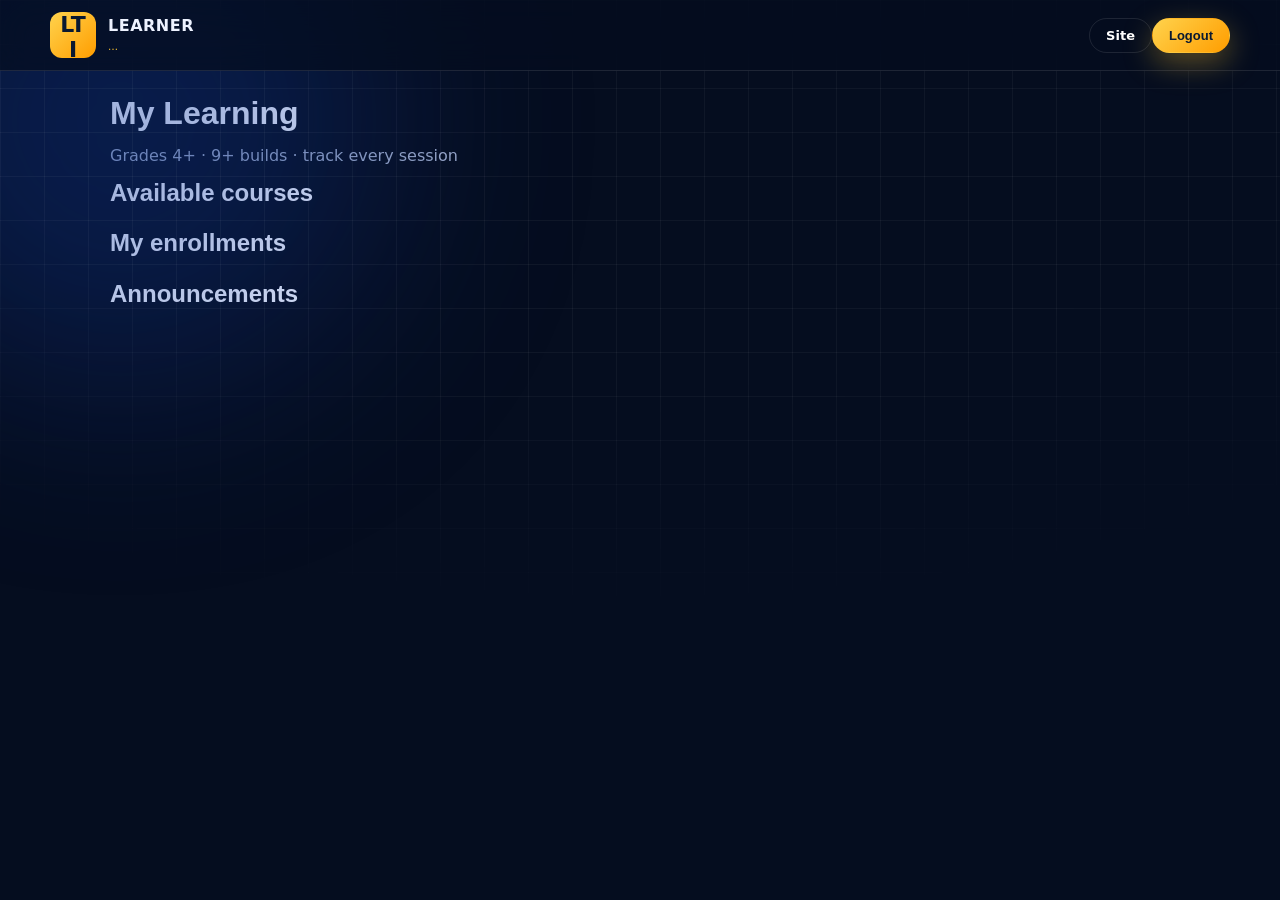
<file: lms/frontend/dashboard.html>
<!DOCTYPE html><html lang="en"><head><meta charset="UTF-8"><meta name="viewport" content="width=device-width,initial-scale=1">
<title>Learner Dashboard — LTI LMS</title><link rel="stylesheet" href="styles.css"><style>
.wrap{max-width:1100px;margin:auto;padding:26px 20px}.cards{display:grid;grid-template-columns:repeat(3,1fr);gap:14px}
.card{background:rgba(255,255,255,.06);border:1px solid rgba(255,255,255,.12);border-radius:18px;padding:18px}
.bar{height:10px;background:#1a2c55;border-radius:99px;overflow:hidden}.bar i{display:block;height:100%;background:linear-gradient(90deg,#FFD34D,#FF9D00)}
.sess{display:flex;gap:8px;flex-wrap:wrap;margin-top:10px}.sess label{background:rgba(0,0,0,.3);border:1px solid rgba(255,255,255,.15);padding:7px 10px;border-radius:10px;font-size:12px}
.cert{background:rgba(55,255,139,.12);border:1px solid rgba(55,255,139,.5);padding:10px;border-radius:12px;margin-top:10px;font-weight:800}
@media(max-width:900px){.cards{grid-template-columns:1fr}}
</style></head><body>
<div class="orb orb-1"></div><div class="grid-bg"></div>
<header id="nav"><div class="nav-inner"><a class="brand" href="index.html"><div class="brand-mark">LT<span>I</span></div><div class="brand-text"><strong>LEARNER</strong><small id="who">…</small></div></a>
<div class="nav-cta"><a class="btn ghost sm" href="index.html">Site</a><button class="btn gold sm" onclick="LMS.logout()">Logout</button></div></div></header>
<div class="wrap">
<h1>My Learning</h1><p id="sub" style="color:#9AA8C7">Grades 4+ · 9+ builds · track every session</p>
<h2>Available courses</h2><div id="courses" class="cards"></div>
<h2 style="margin-top:26px">My enrollments</h2><div id="mine" class="cards"></div>
<h2 style="margin-top:26px">Announcements</h2><div id="ann" class="cards"></div>
</div>
<script src="config.js"></script>
<script src="lms.js"></script>
<script>
const esc=s=>String(s??'').replace(/[&<>"']/g,c=>({'&':'&amp;','<':'&lt;','>':'&gt;','"':'&quot;',"'":'&#39;'}[c]));
const u=LMS.guard(); if(!u){document.body.innerHTML='<p style="padding:40px">Redirecting to login…</p>';throw new Error('redirect')}
who.textContent=u.name+' · '+u.email;
async function load(){
 try{
 const cs=await LMS.api('/api/courses'); const mine=await LMS.api('/api/my-enrollments'); const ann=await LMS.api('/api/announcements');
 const mineIds=new Set(mine.map(e=>e.course_id));
 courses.innerHTML=cs.map(c=>`<div class="card"><h3>${esc(c.title)}</h3><p style="color:#9AA8C7">${esc(c.subtitle)}</p><p>${c.sessions} sessions · ${esc(c.coding)}</p><p style="font-size:13px">${esc((c.builds||[]).slice(0,5).join(' · '))}${(c.builds||[]).length>5?' +more':''}</p>${mineIds.has(c.id)?'<button class="btn ghost sm" disabled>Enrolled ✓</button>':`<button class="btn gold sm" data-enroll="${esc(c.id)}">Enroll →</button>`}</div>`).join('');
 courses.querySelectorAll('[data-enroll]').forEach(b=>b.onclick=()=>enroll(b.dataset.enroll));
 mine.innerHTML=mine.length?mine.map(e=>{const prog=Array.isArray(e.progress)?e.progress:[];const pct=Math.min(100,Math.max(0,Math.round(e.pct||0)));const boxes=(e.weeks||[]).map((w,i)=>`<label><input type="checkbox" ${prog.includes(i)?'checked':''} onchange="toggle(${e.id},${i},this)"> W${i+1}</label>`).join('');
  return `<div class="card"><h3>${esc(e.title)}</h3><div class="bar"><i style="width:${pct}%"></i></div><p>${pct}% · ${prog.length}/${e.sessions}</p>${e.certificate?`<div class="cert">CERTIFICATE UNLOCKED — ${esc(e.title)}<br><small>Show this at showcase + download as proof</small></div>`:''}<div class="sess">${boxes}</div><p style="font-size:12px;color:#9AA8C7">${(e.weeks||[]).map((w,i)=>`W${i+1}: ${esc(w)}`).join('<br>')}</p></div>`}).join(''):'<div class="card">No enrollments yet — enroll above.</div>';
 ann.innerHTML=ann.length?ann.map(a=>`<div class="card"><b>${esc(a.title)}</b><p>${esc(a.body)}</p></div>`).join(''):'<div class="card">No announcements.</div>';
 window._mine=mine;
 }catch(err){if(/401|403/.test(err.message)){LMS.logout()}else{mine.innerHTML='<div class="card">Load failed: '+esc(err.message)+'</div>'}}
}
}
async function enroll(id){try{await LMS.api('/api/enroll',{method:'POST',body:JSON.stringify({course_id:id})});load()}catch(e){alert(e.message)}}
async function toggle(eid,idx,el){try{el.disabled=true;const e=window._mine.find(x=>x.id===eid);let done=new Set(e.progress);el.checked?done.add(idx):done.delete(idx);await LMS.api(`/api/enrollments/${eid}/progress`,{method:'POST',body:JSON.stringify({done:[...done]})});load()}catch(e){alert(e.message);load()}}
load();
</script></body></html>
</file>
<file: lms/frontend/styles.css>
:root{--bg:#050D1F;--navy:#0A1931;--card:#0C2148;--line:rgba(255,255,255,.1);--gold:#FFC531;--blue:#2E6BFF;--cyan:#37E0FF;--text:#EDF2FF;--muted:#9AA8C7;--radius:20px}
*{box-sizing:border-box}html{scroll-behavior:smooth}body{margin:0;background:var(--bg);color:var(--text);font-family:"Plus Jakarta Sans",system-ui,-apple-system,Segoe UI,Roboto,Arial;overflow-x:hidden}
h1,h2,h3{font-family:"Space Grotesk","Plus Jakarta Sans",sans-serif;line-height:1.02;margin:0}
.gold-text{color:var(--gold)}
.orb{position:fixed;border-radius:50%;filter:blur(110px);opacity:.35;pointer-events:none;z-index:0}
.orb-1{width:520px;height:520px;background:#123B9E;top:-140px;left:-140px}
.orb-2{width:460px;height:460px;background:#7A4B00;top:30%;right:-160px}
.orb-3{width:600px;height:400px;background:#0E3A5A;bottom:-160px;left:20%}
.grid-bg{position:fixed;inset:0;background-image:linear-gradient(rgba(255,255,255,.045) 1px,transparent 1px),linear-gradient(90deg,rgba(255,255,255,.045) 1px,transparent 1px);background-size:44px 44px;mask-image:radial-gradient(ellipse 90% 70% at 50% 0%,#000 60%,transparent 100%);z-index:0;pointer-events:none}
main,header,footer{position:relative;z-index:1}
#preloader{position:fixed;inset:0;background:#040A18;display:flex;align-items:center;justify-content:center;z-index:99;transition:opacity .5s,visibility .5s}
#preloader.hide{opacity:0;visibility:hidden}
.pre-inner{text-align:center}.pre-logo{font-size:52px;font-weight:800}.pre-logo span{color:var(--gold)}
.pre-bar{width:220px;height:6px;background:#13244d;border-radius:99px;margin:14px auto;overflow:hidden}.pre-bar i{display:block;height:100%;width:40%;background:var(--gold);border-radius:99px;animation:load 1s infinite alternate}
@keyframes load{to{transform:translateX(130px)}}
#nav{position:sticky;top:0;backdrop-filter:blur(18px);background:rgba(5,13,31,.72);border-bottom:1px solid var(--line);z-index:50}
.nav-inner{max-width:1220px;margin:auto;display:flex;align-items:center;justify-content:space-between;padding:12px 20px;gap:12px}
.brand{display:flex;gap:12px;align-items:center;text-decoration:none;color:var(--text)}
.brand-mark{width:46px;height:46px;border-radius:12px;background:linear-gradient(135deg,#FFD34D,#FF9D00);color:#0A1931;font-weight:800;display:grid;place-items:center;font-size:22px}
.brand-mark span{color:#0A1931}.brand-text strong{display:block;letter-spacing:.5px}.brand-text small{color:var(--gold);font-size:10px;letter-spacing:1px}
.links{display:flex;gap:18px}.links a{color:var(--muted);text-decoration:none;font-weight:600;font-size:14px}.links a:hover{color:#fff}
.btn{display:inline-flex;align-items:center;justify-content:center;gap:8px;border-radius:999px;text-decoration:none;font-weight:800;border:1px solid transparent;cursor:pointer;transition:.25s}
.btn.sm{padding:9px 16px;font-size:13px}.btn.lg{padding:15px 26px;font-size:16px}.btn.full{width:100%}
.btn.gold{background:linear-gradient(135deg,#FFD34D,#FF9D00);color:#0A1931;box-shadow:0 10px 30px rgba(255,197,49,.35)}
.btn.gold:hover{transform:translateY(-2px);box-shadow:0 16px 40px rgba(255,197,49,.45)}
.btn.glass{background:rgba(255,255,255,.08);color:#fff;border-color:var(--line);backdrop-filter:blur(10px)}
.btn.ghost{background:transparent;color:#fff;border-color:var(--line)}
#menuBtn{display:none;background:none;border:1px solid var(--line);border-radius:10px;padding:10px;flex-direction:column;gap:5px}#menuBtn span{width:20px;height:2px;background:#fff;display:block}
#mobileMenu{display:none;flex-direction:column;gap:10px;padding:14px 20px 18px}#mobileMenu.open{display:flex}#mobileMenu a{color:#fff;text-decoration:none;font-weight:700}
.hero-inner{max-width:1220px;margin:auto;display:grid;grid-template-columns:1.05fr .95fr;gap:36px;padding:56px 20px 20px;align-items:center}
.pill{display:inline-flex;align-items:center;gap:10px;background:rgba(255,197,49,.12);border:1px solid rgba(255,197,49,.35);padding:9px 14px;border-radius:999px;font-size:12px;font-weight:800;letter-spacing:.6px}
.pill em{color:var(--gold);font-style:normal}.dot{width:9px;height:9px;background:#37FF8B;border-radius:50%;box-shadow:0 0 12px #37FF8B;animation:blink 1.4s infinite}
@keyframes blink{50%{opacity:.3}}
.hero h1{font-size:clamp(48px,7vw,92px);letter-spacing:-1px;margin:18px 0 14px}
.lede{color:var(--muted);font-size:18px;max-width:560px}.lede b{color:#fff}
.hero-btns{display:flex;gap:12px;margin:22px 0;flex-wrap:wrap}
.stats{display:grid;grid-template-columns:repeat(4,1fr);gap:12px;background:rgba(255,255,255,.05);border:1px solid var(--line);border-radius:18px;padding:16px;margin-top:8px}
.stat strong{font-size:30px;display:block}.stat span{color:var(--muted);font-size:12px;font-weight:700}
.trust{display:flex;gap:14px;flex-wrap:wrap;margin-top:12px;color:var(--muted);font-size:13px;font-weight:700}
.robot-stage{position:relative}
.robot-card{background:linear-gradient(180deg,rgba(20,40,90,.9),rgba(8,18,42,.95));border:1px solid rgba(46,107,255,.35);border-radius:24px;padding:18px;box-shadow:0 30px 80px rgba(0,0,0,.5)}
.rc-top{display:flex;align-items:center;gap:10px;font-size:12px;font-weight:800;letter-spacing:1px;color:var(--muted)}
.live{width:10px;height:10px;background:#FF4D4D;border-radius:50%;box-shadow:0 0 10px #FF4D4D;animation:blink 1s infinite}
.chip-mini{margin-left:auto;background:rgba(55,224,255,.15);border:1px solid rgba(55,224,255,.4);padding:5px 10px;border-radius:99px;color:var(--cyan)}
.robot-svg{width:100%;height:auto;margin-top:6px}
.robot-svg-wrap{position:relative}.scan{position:absolute;inset:8px;background:linear-gradient(transparent 45%,rgba(55,224,255,.25) 50%,transparent 55%);animation:scan 3s linear infinite;pointer-events:none}
@keyframes scan{from{transform:translateY(-30px)}to{transform:translateY(90px)}}
.rc-grid{display:grid;grid-template-columns:repeat(3,1fr);gap:10px;margin-top:12px}
.rc-grid div{background:rgba(255,255,255,.06);border:1px solid var(--line);border-radius:14px;padding:10px}
.rc-grid small{color:var(--muted);font-size:10px;letter-spacing:1px}.rc-grid strong{font-size:13px}
.float-chip{position:absolute;background:rgba(10,25,49,.9);border:1px solid var(--gold);color:#fff;font-size:12px;font-weight:800;padding:9px 13px;border-radius:999px;box-shadow:0 10px 30px rgba(0,0,0,.4);animation:float 4s ease-in-out infinite}
.fc1{top:-14px;right:20px}.fc2{top:38%;left:-24px;animation-delay:.6s}.fc3{bottom:22%;right:-16px;animation-delay:1.2s}.fc4{bottom:-14px;left:30px;animation-delay:1.8s}
@keyframes float{50%{transform:translateY(-10px)}}
.hero-foot{max-width:1220px;margin:18px auto 0;padding:0 20px 30px;display:flex;justify-content:space-between;gap:12px;color:var(--muted);font-size:13px;font-weight:700;flex-wrap:wrap}
.hero-foot a{color:var(--gold);text-decoration:none}
.marquee{border-top:1px solid var(--line);border-bottom:1px solid var(--line);overflow:hidden;background:rgba(255,255,255,.03)}
.marquee-track{display:flex;gap:18px;padding:14px 0;white-space:nowrap;animation:mq 26s linear infinite;font-weight:800;letter-spacing:1px}
.marquee-track i{color:var(--gold);font-style:normal}@keyframes mq{to{transform:translateX(-50%)}}
.section{max-width:1220px;margin:auto;padding:64px 20px}
.sec-head small{color:var(--gold);font-weight:800;letter-spacing:2px}.sec-head h2{font-size:clamp(30px,4vw,50px);margin:10px 0}.sec-head p{color:var(--muted);max-width:720px}
.reveal{opacity:0;transform:translateY(26px);transition:.7s}.reveal.show{opacity:1;transform:none}
.journey-grid{display:grid;grid-template-columns:repeat(3,1fr);gap:16px;margin-top:26px}
.j-card{background:rgba(255,255,255,.05);border:1px solid var(--line);border-radius:var(--radius);padding:22px;position:relative;transition:.3s}
.j-card:hover{transform:translateY(-6px);border-color:var(--gold)}
.j-card.hot{background:linear-gradient(180deg,rgba(255,197,49,.16),rgba(255,255,255,.04));border-color:var(--gold)}
.j-num{font-size:44px;font-weight:800;opacity:.18}.hot-badge{position:absolute;top:16px;right:16px;background:var(--gold);color:#0A1931;font-size:11px;font-weight:800;padding:6px 10px;border-radius:99px}
.j-card h3{margin:6px 0}.tag{color:var(--cyan);font-weight:800;font-size:13px}.j-card ul{padding-left:18px;color:var(--muted)}.j-card a{color:var(--gold);font-weight:800;text-decoration:none}
.tabs{display:flex;gap:10px;flex-wrap:wrap;margin:22px 0}
.tab{background:rgba(255,255,255,.06);border:1px solid var(--line);color:#fff;padding:12px 18px;border-radius:999px;font-weight:800;cursor:pointer}
.tab.active{background:var(--gold);color:#0A1931;border-color:var(--gold)}
.tab-panel{display:none}.tab-panel.active{display:block}
.lvl-grid{display:grid;grid-template-columns:1.2fr .8fr;gap:16px}
.lvl-main,.lvl-table{background:rgba(255,255,255,.05);border:1px solid var(--line);border-radius:var(--radius);padding:24px}
.lvl-main h3 span{display:block;font-size:14px;color:var(--gold)}
.meta-row{display:flex;gap:8px;flex-wrap:wrap;margin:12px 0}.meta-row span{background:rgba(255,197,49,.12);border:1px solid rgba(255,197,49,.3);padding:7px 11px;border-radius:99px;font-size:12px;font-weight:800}
.builds{display:flex;gap:8px;flex-wrap:wrap;margin:14px 0}.builds span{background:#13295e;border:1px solid var(--blue);padding:8px 12px;border-radius:99px;font-size:12px;font-weight:800}
.learn-grid{display:grid;grid-template-columns:1fr 1fr;gap:10px;margin:14px 0}.learn-grid div{background:rgba(0,0,0,.25);border:1px solid var(--line);padding:11px;border-radius:12px;font-size:13px}
.outcome{background:rgba(55,255,139,.1);border:1px solid rgba(55,255,139,.4);padding:12px;border-radius:12px;font-size:13px;margin-top:10px}
.lvl-table ol{margin:0;padding-left:4px;list-style:none;max-height:560px;overflow:auto}
.lvl-table li{background:rgba(0,0,0,.25);border:1px solid var(--line);margin:8px 0;padding:10px 12px;border-radius:12px;font-size:13px}.lvl-table b{color:var(--gold);margin-right:8px}
.arc{display:flex;align-items:center;gap:12px;margin-top:20px;flex-wrap:wrap}
.arc-step{flex:1;min-width:220px;background:rgba(255,255,255,.05);border:1px solid var(--line);border-radius:16px;padding:18px;text-align:center}
.arc-arrow{font-size:28px;color:var(--gold);font-weight:800}
.kit-grid{display:grid;grid-template-columns:1.1fr .9fr;gap:18px;align-items:stretch}
.kicker{color:var(--gold);font-weight:800;letter-spacing:2px;font-size:12px}
.kit-list{display:grid;grid-template-columns:1fr 1fr;gap:10px;margin:18px 0}
.kit-list div{background:rgba(255,255,255,.05);border:1px solid var(--line);padding:12px;border-radius:12px;font-size:13px;font-weight:700}
.kit-card{background:linear-gradient(180deg,#FFD34D,#FF9D00);color:#0A1931;border-radius:var(--radius);padding:24px}
.kit-card ul{padding-left:18px}.price{margin-top:14px;background:#0A1931;color:#fff;padding:12px;border-radius:12px;text-align:center}.price b{color:var(--gold)}
.why-grid{display:grid;grid-template-columns:repeat(3,1fr);gap:14px;margin-top:20px}
.why-card{background:rgba(255,255,255,.05);border:1px solid var(--line);border-radius:var(--radius);padding:20px}
.why-card ul{padding-left:18px;color:var(--muted);line-height:1.9}
.cta-band{margin-top:18px;background:linear-gradient(90deg,#0E2A6B,#1E5BFF);border:1px solid var(--blue);border-radius:18px;padding:20px;display:flex;justify-content:space-between;align-items:center;gap:12px;flex-wrap:wrap}
.faq details{background:rgba(255,255,255,.05);border:1px solid var(--line);border-radius:14px;padding:16px;margin:10px 0}
.faq summary{cursor:pointer;font-weight:800}.faq p{color:var(--muted)}
.apply-grid{display:grid;grid-template-columns:.9fr 1.1fr;gap:18px}
.apply-points{padding-left:18px;color:var(--muted);line-height:2}
.contact-cards{display:grid;grid-template-columns:1fr 1fr;gap:10px;margin-top:14px}
.contact-cards a,.contact-cards span{background:rgba(255,255,255,.05);border:1px solid var(--line);border-radius:14px;padding:12px;color:#fff;text-decoration:none;font-weight:800;font-size:13px}
.contact-cards small{display:block;color:var(--muted);font-weight:600}
.lead-card{background:#fff;color:#0A1931;border-radius:22px;padding:24px;box-shadow:0 30px 80px rgba(0,0,0,.45)}
.lead-card h3{font-size:26px}.form-sub{color:#5A6B8C;margin-top:4px}
.frow{display:grid;grid-template-columns:1fr 1fr;gap:12px}
.lead-card label{font-size:12px;font-weight:800;display:block;margin:12px 0 6px}
.lead-card input,.lead-card select,.lead-card textarea{width:100%;padding:13px;border-radius:12px;border:1.5px solid #D6DEEF;font-family:inherit;font-size:14px}
.lead-card input:focus,.lead-card select:focus,.lead-card textarea:focus{outline:none;border-color:var(--blue);box-shadow:0 0 0 4px rgba(46,107,255,.15)}
.consent{display:flex;gap:10px;align-items:flex-start;font-weight:600;color:#33415e;font-size:13px;margin:14px 0}
.consent input{width:auto;margin-top:3px}
.form-status{font-weight:800;min-height:20px}.form-status.ok{color:#0A7A3B}.form-status.err{color:#B42318}
.form-note{font-size:12px;color:#5A6B8C;background:#F2F5FB;padding:10px;border-radius:10px}
.lead-preview{margin-top:12px;background:#0A1931;color:#fff;border-radius:12px;padding:14px;font-size:13px}
.hidden{display:none}
footer{border-top:1px solid var(--line);background:rgba(0,0,0,.35)}
.foot-inner{max-width:1220px;margin:auto;padding:36px 20px;display:grid;grid-template-columns:1.4fr 1fr 1fr 1fr;gap:18px}
.foot-inner a{display:block;color:var(--muted);text-decoration:none;margin:7px 0}.foot-inner a:hover{color:#fff}
.foot-inner h5{margin:0 0 8px;color:var(--gold)}
.foot-base{text-align:center;color:var(--muted);font-size:12px;padding:16px;border-top:1px solid var(--line)}
.fab{position:fixed;right:16px;bottom:16px;display:flex;flex-direction:column;gap:10px;z-index:40}
.fab a{width:52px;height:52px;border-radius:50%;display:grid;place-items:center;background:var(--gold);color:#0A1931;text-decoration:none;font-size:22px;font-weight:800;box-shadow:0 14px 30px rgba(0,0,0,.4)}
#toast{position:fixed;left:50%;bottom:86px;transform:translateX(-50%) translateY(20px);background:#0A1931;border:1px solid var(--gold);color:#fff;padding:13px 18px;border-radius:999px;opacity:0;transition:.3s;z-index:60;font-weight:700}
#toast.show{opacity:1;transform:translateX(-50%)}
.tab-panel.active{opacity:1;transform:none}
.tbl-wrap{overflow-x:auto;-webkit-overflow-scrolling:touch;margin:0 -18px;padding:0 18px}
.tbl-wrap table{min-width:640px}
.sr-only{position:absolute;width:1px;height:1px;overflow:hidden;clip:rect(0 0 0 0);white-space:nowrap}
.lead-card .gold-text{color:#8A5A00}
a:focus-visible,button:focus-visible,input:focus-visible,select:focus-visible,textarea:focus-visible,summary:focus-visible{outline:3px solid #37E0FF;outline-offset:2px}
#preloader{animation:preKill .5s 4s forwards}
@keyframes preKill{to{opacity:0;visibility:hidden;pointer-events:none}}
.marquee:hover .marquee-track{animation-play-state:paused}
@media(max-width:980px){.hero-inner,.lvl-grid,.kit-grid,.apply-grid{grid-template-columns:1fr}.journey-grid,.why-grid{grid-template-columns:1fr}.links{display:none}#menuBtn{display:flex}.stats{grid-template-columns:repeat(2,1fr)}.frow{grid-template-columns:1fr}.foot-inner{grid-template-columns:1fr 1fr}.fc2{left:0}.fc3{right:0}.learn-grid,.kit-list,.contact-cards{grid-template-columns:1fr}.rc-grid{grid-template-columns:1fr 1fr}.robot-stage{padding:14px 0 10px}.float-chip{font-size:11px;padding:7px 10px}.fc1{top:-10px;right:8px}.fc4{bottom:-10px;left:8px}.nav-cta .btn.ghost{display:none}.hero-foot{flex-direction:column}.arc-arrow{transform:rotate(90deg)}}
@media(max-width:600px){.nav-inner{padding:10px 12px}.brand-text small{font-size:8px}.stats{grid-template-columns:1fr}.rc-grid{grid-template-columns:1fr}.foot-inner{grid-template-columns:1fr}.hero h1{font-size:clamp(38px,11vw,48px)}.fab a{width:44px;height:44px;font-size:18px}.fab{right:12px;bottom:calc(12px + env(safe-area-inset-bottom))}.orb-2,.orb-3,.grid-bg,.scan{display:none}}
@media(prefers-reduced-motion:reduce){.marquee-track,.scan,.float-chip,.dot,.live,.pre-bar i{animation:none!important}}
</file>
